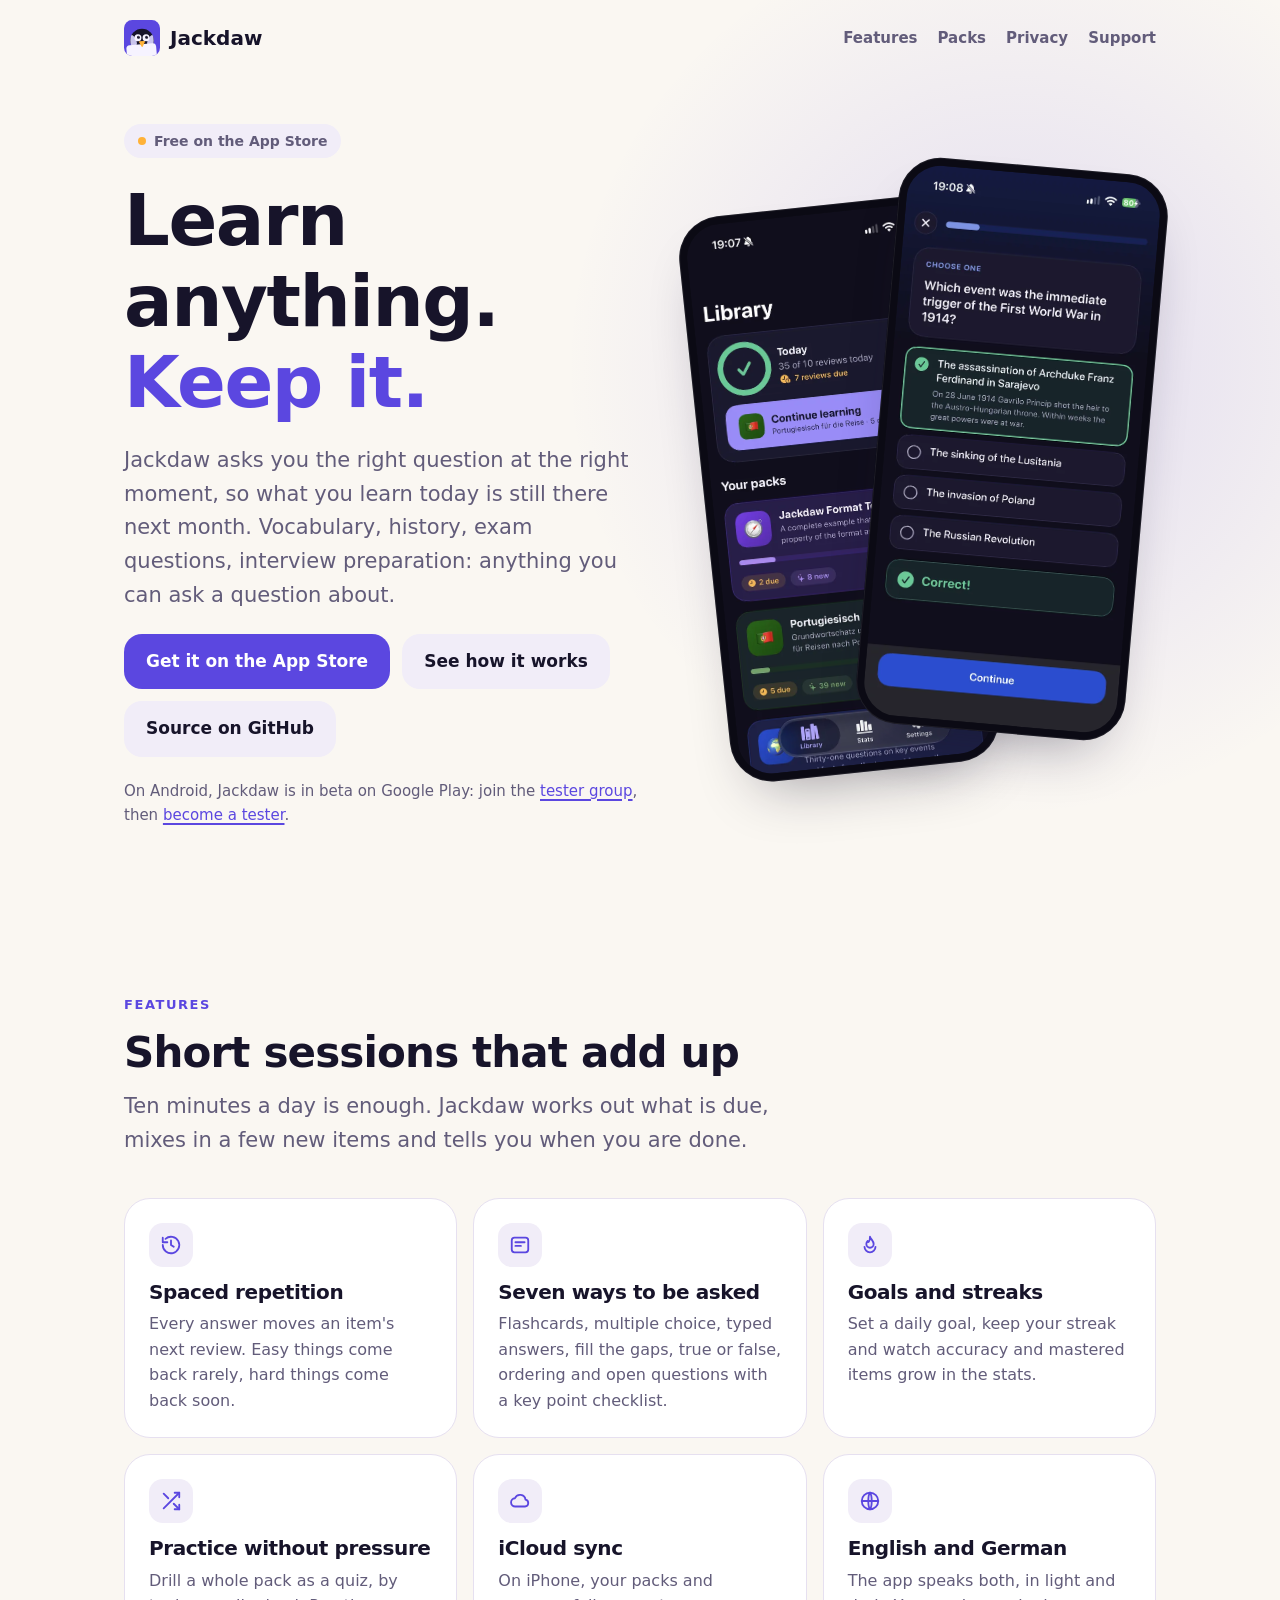
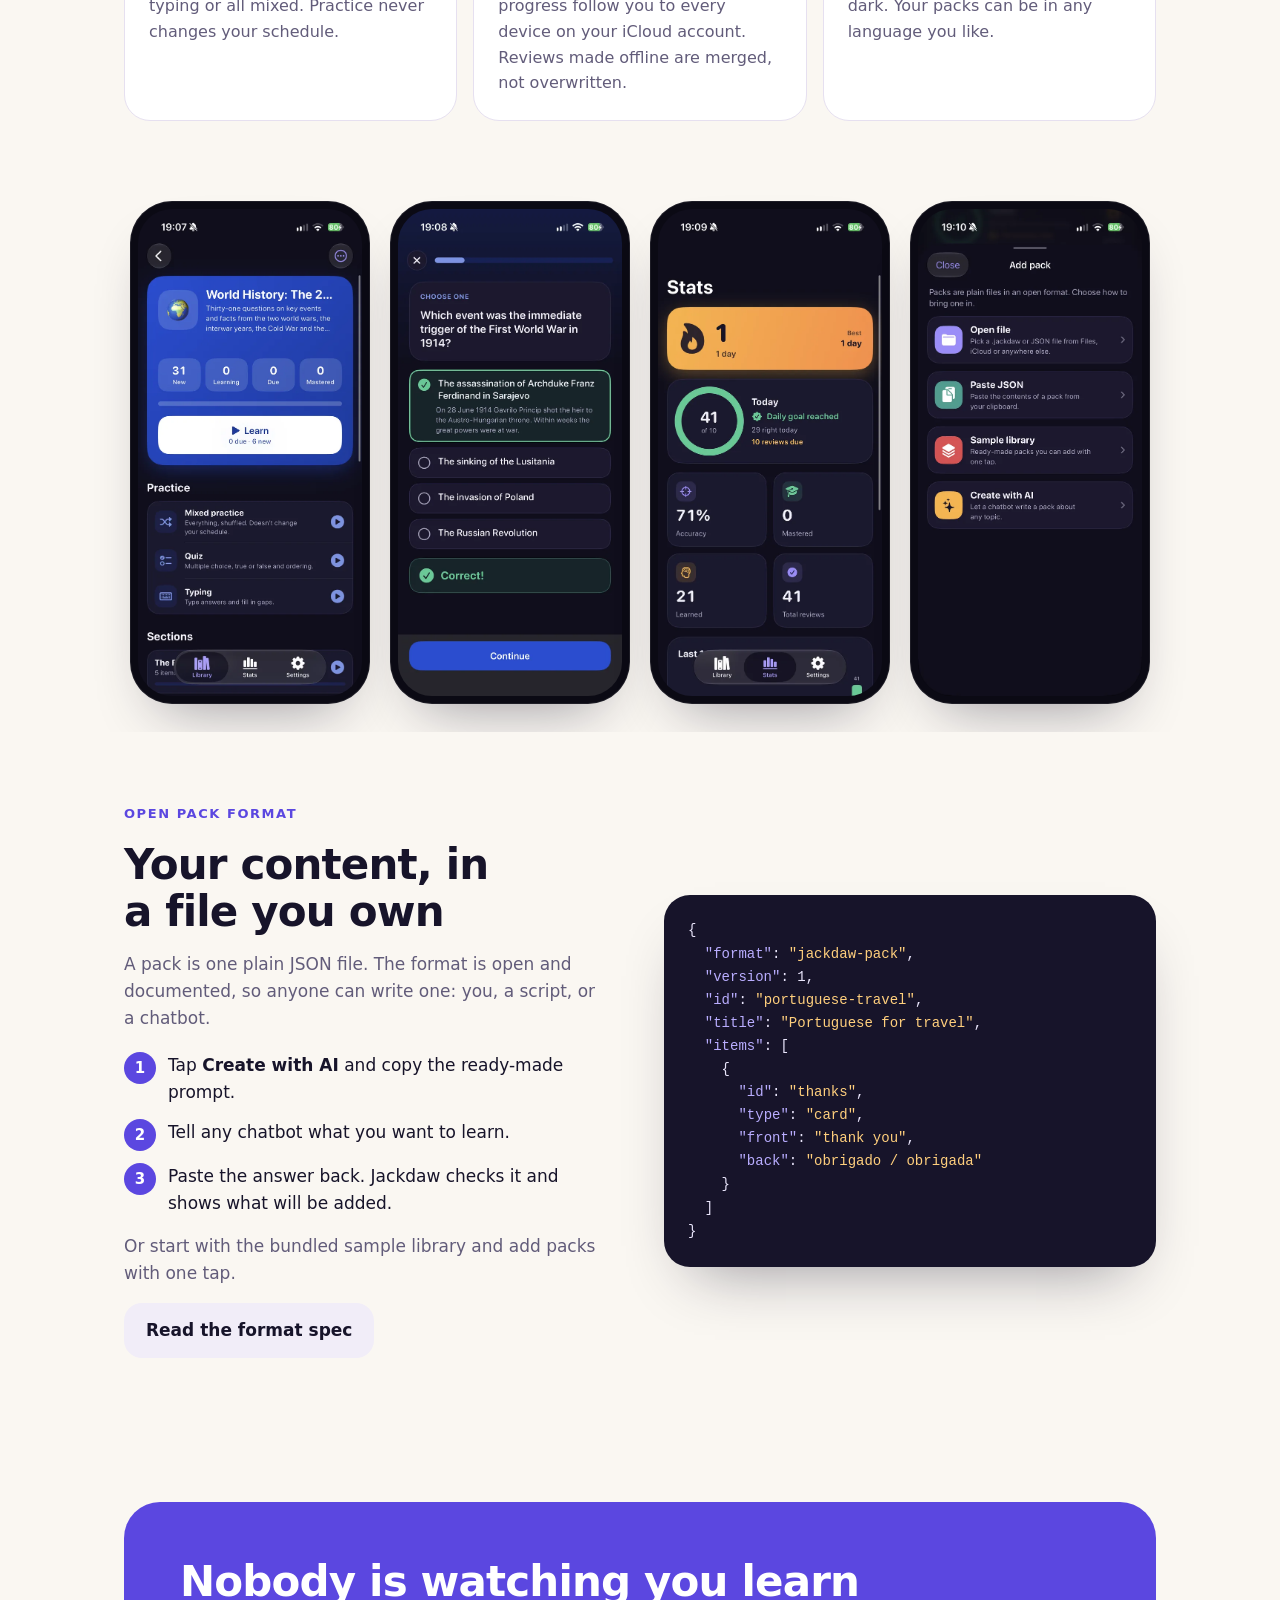
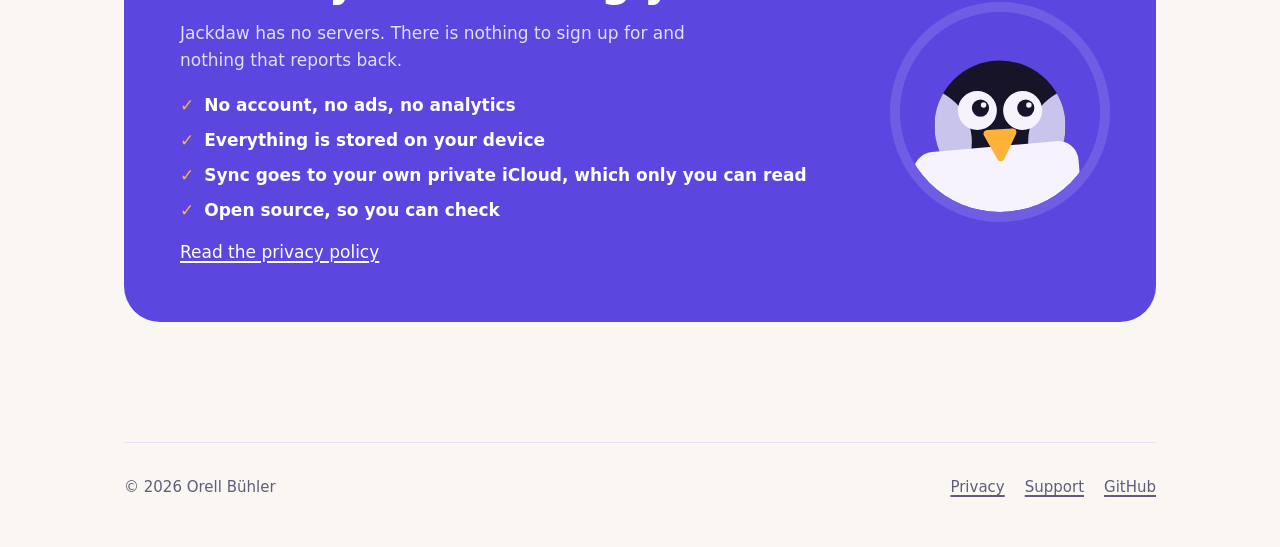
<file: docs/index.html>
<!doctype html>
<html lang="en">
<head>
    <meta charset="utf-8">
    <meta name="viewport" content="width=device-width, initial-scale=1">
    <title>Jackdaw: Learn & Remember</title>
    <meta name="description" content="Jackdaw is a spaced-repetition learning app for iPhone and Android. Learn anything from open pack files, with no account and no tracking.">
    <meta property="og:title" content="Jackdaw: Learn & Remember">
    <meta property="og:description" content="Learn anything with spaced repetition. Open pack format, no account, no tracking.">
    <meta name="theme-color" content="#5B47E0">
    <link rel="icon" type="image/svg+xml" href="assets/icon.svg">
    <link rel="stylesheet" href="style.css">
</head>
<body>
<div class="wrap">
    <header class="site">
        <a class="brand" href="./"><img src="assets/icon.svg" alt="">Jackdaw</a>
        <nav class="site" aria-label="Main">
            <a href="#features">Features</a>
            <a href="#packs">Packs</a>
            <a href="#privacy">Privacy</a>
            <a href="support.html">Support</a>
        </nav>
    </header>

    <main>
        <div class="hero">
            <div class="hero-copy">
                <span class="pill">Free on the App Store</span>
                <h1>Learn anything.<br><em>Keep it.</em></h1>
                <p class="lead">Jackdaw asks you the right question at the right moment, so what you learn today is still there next month. Vocabulary, history, exam questions, interview preparation: anything you can ask a question about.</p>
                <div class="cta">
                    <a class="button" href="https://apps.apple.com/app/id6837738431">Get it on the App Store</a>
                    <a class="button ghost" href="#features">See how it works</a>
                    <a class="button ghost" href="https://github.com/OrellBuehler/jackdaw">Source on GitHub</a>
                </div>
                <p class="cta-note">On Android, Jackdaw is in beta on Google Play: join the <a href="https://groups.google.com/g/jackdaw-test">tester group</a>, then <a href="https://play.google.com/apps/testing/ch.orellbuehler.jackdaw">become a tester</a>.</p>
            </div>
            <div class="phones" aria-hidden="true">
                <div class="phone"><img src="assets/library.webp" width="603" height="1311" alt=""></div>
                <div class="phone"><img src="assets/question.webp" width="603" height="1311" alt=""></div>
            </div>
        </div>

        <section id="features">
            <div class="section-head">
                <span class="eyebrow">Features</span>
                <h2>Short sessions that add up</h2>
                <p class="lead">Ten minutes a day is enough. Jackdaw works out what is due, mixes in a few new items and tells you when you are done.</p>
            </div>
            <div class="grid">
                <div class="card">
                    <div class="icon"><svg viewBox="0 0 24 24"><path d="M3 12a9 9 0 1 0 3-6.7"/><path d="M3 4v5h5"/><path d="M12 7v5l3 2"/></svg></div>
                    <h3>Spaced repetition</h3>
                    <p>Every answer moves an item's next review. Easy things come back rarely, hard things come back soon.</p>
                </div>
                <div class="card">
                    <div class="icon"><svg viewBox="0 0 24 24"><rect x="3" y="4" width="18" height="16" rx="3"/><path d="M7 9h10M7 13h6"/></svg></div>
                    <h3>Seven ways to be asked</h3>
                    <p>Flashcards, multiple choice, typed answers, fill the gaps, true or false, ordering and open questions with a key point checklist.</p>
                </div>
                <div class="card">
                    <div class="icon"><svg viewBox="0 0 24 24"><path d="M12 3c1 3 4 4.500 4 8a4 4 0 0 1-8 0c0-1.500.500-2.500 1.500-3.500C9.500 10 12 9 12 3z"/><path d="M6 14a6 6 0 0 0 12 0"/></svg></div>
                    <h3>Goals and streaks</h3>
                    <p>Set a daily goal, keep your streak and watch accuracy and mastered items grow in the stats.</p>
                </div>
                <div class="card">
                    <div class="icon"><svg viewBox="0 0 24 24"><path d="M16 3h5v5"/><path d="M4 20 21 3"/><path d="M21 16v5h-5"/><path d="m15 15 6 6"/><path d="M4 4l5 5"/></svg></div>
                    <h3>Practice without pressure</h3>
                    <p>Drill a whole pack as a quiz, by typing or all mixed. Practice never changes your schedule.</p>
                </div>
                <div class="card">
                    <div class="icon"><svg viewBox="0 0 24 24"><path d="M7 18a4.500 4.500 0 0 1-.500-9A6 6 0 0 1 18 10.500 3.800 3.800 0 0 1 17.500 18z"/></svg></div>
                    <h3>iCloud sync</h3>
                    <p>On iPhone, your packs and progress follow you to every device on your iCloud account. Reviews made offline are merged, not overwritten.</p>
                </div>
                <div class="card">
                    <div class="icon"><svg viewBox="0 0 24 24"><circle cx="12" cy="12" r="9"/><path d="M3 12h18M12 3c2.500 3 2.500 15 0 18M12 3c-2.500 3-2.500 15 0 18"/></svg></div>
                    <h3>English and German</h3>
                    <p>The app speaks both, in light and dark. Your packs can be in any language you like.</p>
                </div>
            </div>
        </section>
    </main>
</div>

<div class="shots" aria-label="Screenshots">
    <div class="phone"><img src="assets/pack.webp" width="603" height="1311" loading="lazy" alt="A pack with its progress and practice modes"></div>
    <div class="phone"><img src="assets/question.webp" width="603" height="1311" loading="lazy" alt="A multiple choice question answered correctly"></div>
    <div class="phone"><img src="assets/stats.webp" width="603" height="1311" loading="lazy" alt="Stats with streak, daily goal and accuracy"></div>
    <div class="phone"><img src="assets/add-pack.webp" width="603" height="1311" loading="lazy" alt="Adding a pack from a file, the clipboard, the sample library or a chatbot"></div>
</div>

<div class="wrap">
    <section id="packs">
        <div class="split">
            <div class="copy">
                <span class="eyebrow">Open pack format</span>
                <h2>Your content, in a file you own</h2>
                <p>A pack is one plain JSON file. The format is open and documented, so anyone can write one: you, a script, or a chatbot.</p>
                <ol class="steps">
                    <li><span>Tap <strong>Create with AI</strong> and copy the ready-made prompt.</span></li>
                    <li><span>Tell any chatbot what you want to learn.</span></li>
                    <li><span>Paste the answer back. Jackdaw checks it and shows what will be added.</span></li>
                </ol>
                <p>Or start with the bundled sample library and add packs with one tap.</p>
                <a class="button ghost" href="https://github.com/OrellBuehler/jackdaw/blob/main/format/README.md">Read the format spec</a>
            </div>
<pre class="code"><code>{
  <span class="k">"format"</span>: <span class="s">"jackdaw-pack"</span>,
  <span class="k">"version"</span>: 1,
  <span class="k">"id"</span>: <span class="s">"portuguese-travel"</span>,
  <span class="k">"title"</span>: <span class="s">"Portuguese for travel"</span>,
  <span class="k">"items"</span>: [
    {
      <span class="k">"id"</span>: <span class="s">"thanks"</span>,
      <span class="k">"type"</span>: <span class="s">"card"</span>,
      <span class="k">"front"</span>: <span class="s">"thank you"</span>,
      <span class="k">"back"</span>: <span class="s">"obrigado / obrigada"</span>
    }
  ]
}</code></pre>
        </div>
    </section>

    <section id="privacy">
        <div class="band">
            <div>
                <h2>Nobody is watching you learn</h2>
                <p>Jackdaw has no servers. There is nothing to sign up for and nothing that reports back.</p>
                <ul>
                    <li>No account, no ads, no analytics</li>
                    <li>Everything is stored on your device</li>
                    <li>Sync goes to your own private iCloud, which only you can read</li>
                    <li>Open source, so you can check</li>
                </ul>
                <p><a href="privacy.html">Read the privacy policy</a></p>
            </div>
            <img src="assets/symbol.svg" width="200" height="200" alt="The Jackdaw mascot peeking over a card">
        </div>
    </section>

    <footer class="site">
        <span>© 2026 Orell Bühler</span>
        <nav aria-label="Footer">
            <a href="privacy.html">Privacy</a>
            <a href="support.html">Support</a>
            <a href="https://github.com/OrellBuehler/jackdaw">GitHub</a>
        </nav>
    </footer>
</div>
</body>
</html>
</file>
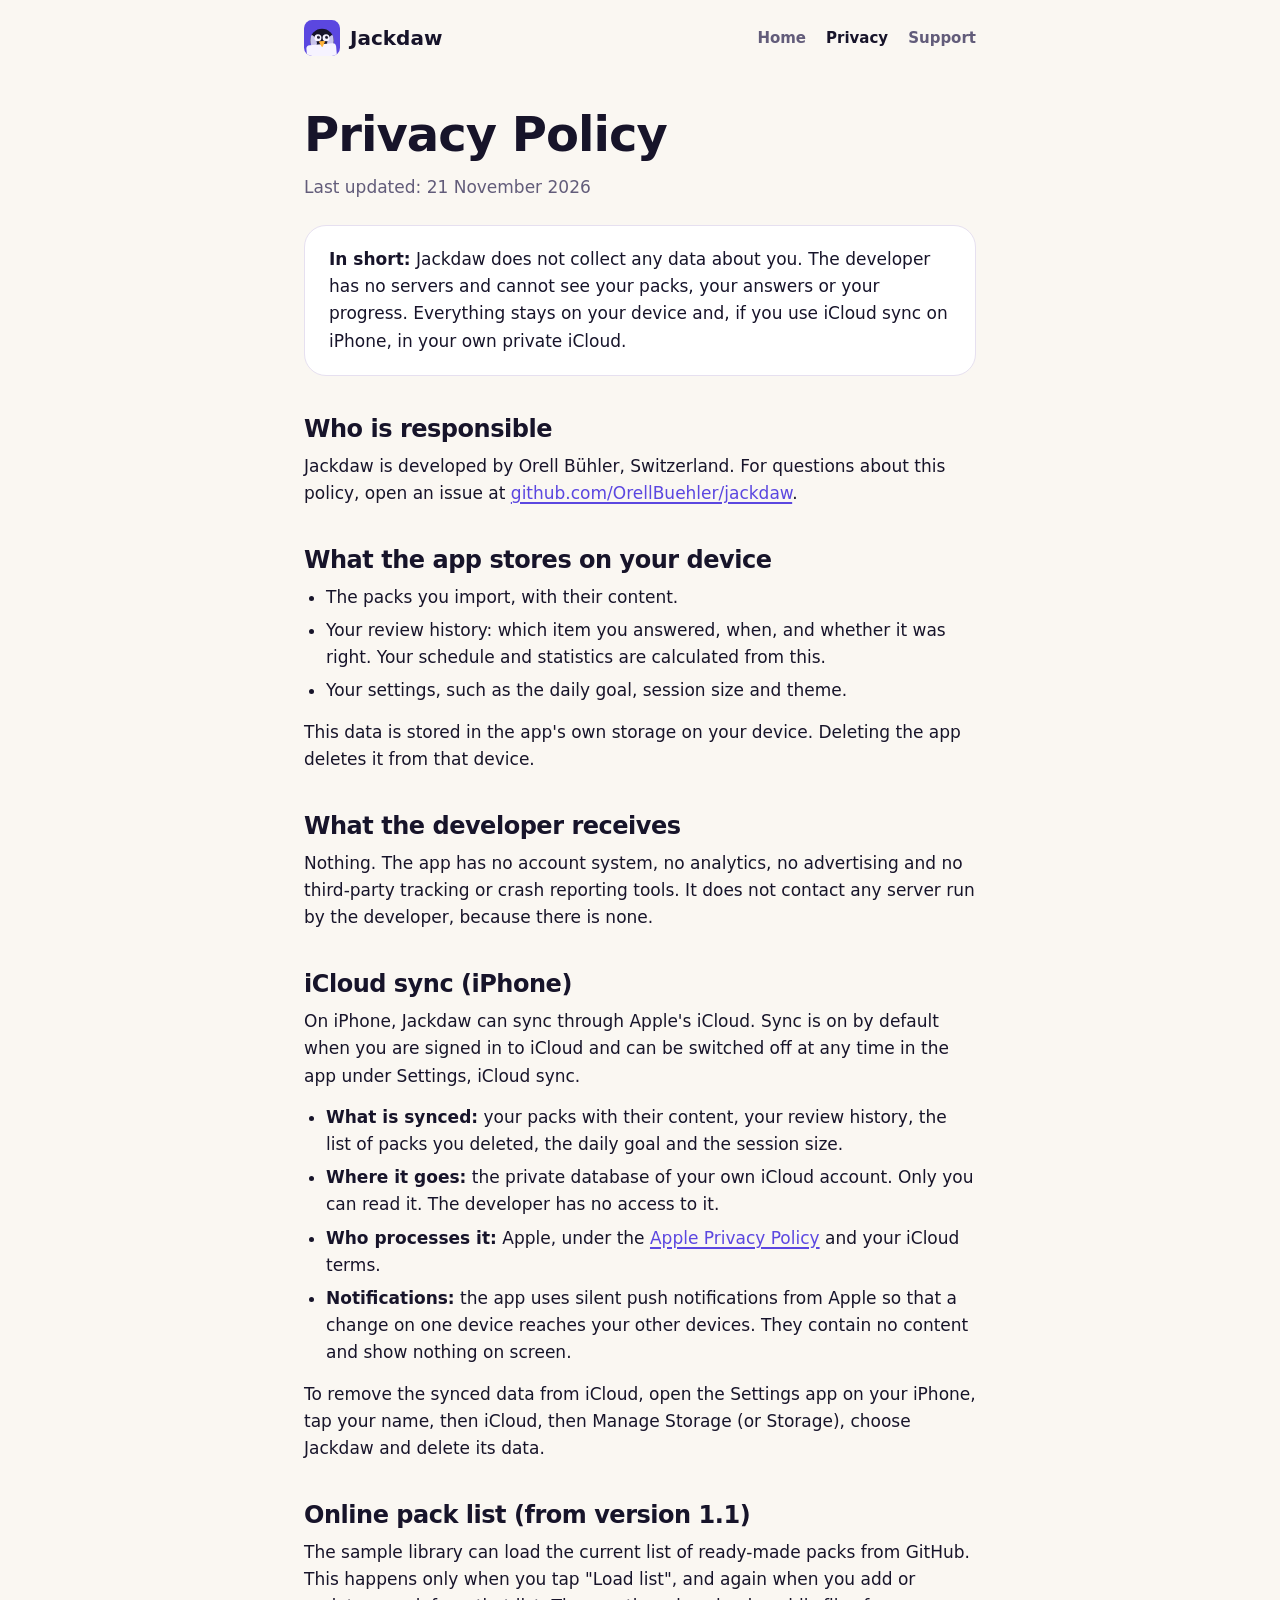
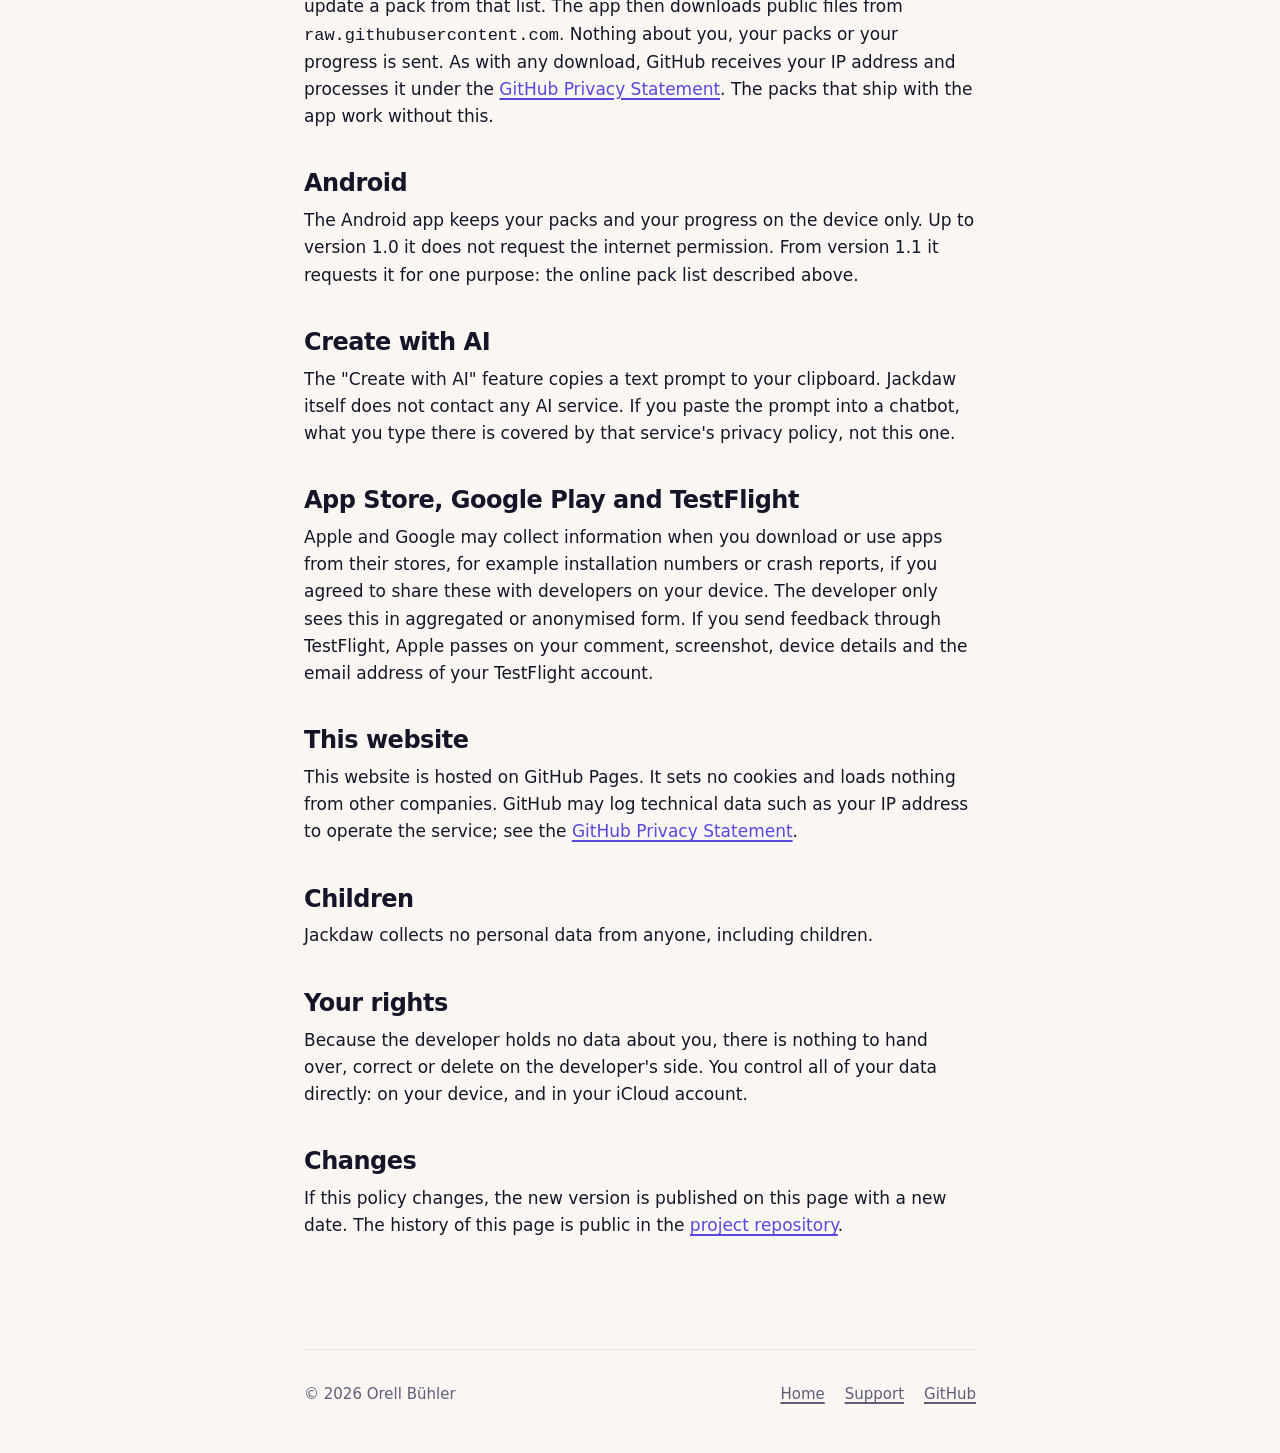
<file: docs/privacy.html>
<!doctype html>
<html lang="en">
<head>
    <meta charset="utf-8">
    <meta name="viewport" content="width=device-width, initial-scale=1">
    <title>Privacy Policy · Jackdaw</title>
    <meta name="description" content="Jackdaw collects no data. This page explains what is stored where.">
    <meta name="theme-color" content="#5B47E0">
    <link rel="icon" type="image/svg+xml" href="assets/icon.svg">
    <link rel="stylesheet" href="style.css">
</head>
<body>
<div class="wrap narrow">
    <header class="site">
        <a class="brand" href="./"><img src="assets/icon.svg" alt="">Jackdaw</a>
        <nav class="site" aria-label="Main">
            <a href="./">Home</a>
            <a href="privacy.html" aria-current="page">Privacy</a>
            <a href="support.html">Support</a>
        </nav>
    </header>

    <main class="doc">
        <h1>Privacy Policy</h1>
        <p class="meta">Last updated: 21 November 2026</p>

        <div class="summary">
            <p><strong>In short:</strong> Jackdaw does not collect any data about you. The developer has no servers and cannot see your packs, your answers or your progress. Everything stays on your device and, if you use iCloud sync on iPhone, in your own private iCloud.</p>
        </div>

        <h2>Who is responsible</h2>
        <p>Jackdaw is developed by Orell Bühler, Switzerland. For questions about this policy, open an issue at <a href="https://github.com/OrellBuehler/jackdaw/issues">github.com/OrellBuehler/jackdaw</a>.</p>

        <h2>What the app stores on your device</h2>
        <ul>
            <li>The packs you import, with their content.</li>
            <li>Your review history: which item you answered, when, and whether it was right. Your schedule and statistics are calculated from this.</li>
            <li>Your settings, such as the daily goal, session size and theme.</li>
        </ul>
        <p>This data is stored in the app's own storage on your device. Deleting the app deletes it from that device.</p>

        <h2>What the developer receives</h2>
        <p>Nothing. The app has no account system, no analytics, no advertising and no third-party tracking or crash reporting tools. It does not contact any server run by the developer, because there is none.</p>

        <h2>iCloud sync (iPhone)</h2>
        <p>On iPhone, Jackdaw can sync through Apple's iCloud. Sync is on by default when you are signed in to iCloud and can be switched off at any time in the app under Settings, iCloud sync.</p>
        <ul>
            <li><strong>What is synced:</strong> your packs with their content, your review history, the list of packs you deleted, the daily goal and the session size.</li>
            <li><strong>Where it goes:</strong> the private database of your own iCloud account. Only you can read it. The developer has no access to it.</li>
            <li><strong>Who processes it:</strong> Apple, under the <a href="https://www.apple.com/legal/privacy/">Apple Privacy Policy</a> and your iCloud terms.</li>
            <li><strong>Notifications:</strong> the app uses silent push notifications from Apple so that a change on one device reaches your other devices. They contain no content and show nothing on screen.</li>
        </ul>
        <p>To remove the synced data from iCloud, open the Settings app on your iPhone, tap your name, then iCloud, then Manage Storage (or Storage), choose Jackdaw and delete its data.</p>

        <h2>Online pack list (from version 1.1)</h2>
        <p>The sample library can load the current list of ready-made packs from GitHub. This happens only when you tap "Load list", and again when you add or update a pack from that list. The app then downloads public files from <code>raw.githubusercontent.com</code>. Nothing about you, your packs or your progress is sent. As with any download, GitHub receives your IP address and processes it under the <a href="https://docs.github.com/site-policy/privacy-policies/github-general-privacy-statement">GitHub Privacy Statement</a>. The packs that ship with the app work without this.</p>

        <h2>Android</h2>
        <p>The Android app keeps your packs and your progress on the device only. Up to version 1.0 it does not request the internet permission. From version 1.1 it requests it for one purpose: the online pack list described above.</p>

        <h2>Create with AI</h2>
        <p>The "Create with AI" feature copies a text prompt to your clipboard. Jackdaw itself does not contact any AI service. If you paste the prompt into a chatbot, what you type there is covered by that service's privacy policy, not this one.</p>

        <h2>App Store, Google Play and TestFlight</h2>
        <p>Apple and Google may collect information when you download or use apps from their stores, for example installation numbers or crash reports, if you agreed to share these with developers on your device. The developer only sees this in aggregated or anonymised form. If you send feedback through TestFlight, Apple passes on your comment, screenshot, device details and the email address of your TestFlight account.</p>

        <h2>This website</h2>
        <p>This website is hosted on GitHub Pages. It sets no cookies and loads nothing from other companies. GitHub may log technical data such as your IP address to operate the service; see the <a href="https://docs.github.com/en/site-policy/privacy-policies/github-general-privacy-statement">GitHub Privacy Statement</a>.</p>

        <h2>Children</h2>
        <p>Jackdaw collects no personal data from anyone, including children.</p>

        <h2>Your rights</h2>
        <p>Because the developer holds no data about you, there is nothing to hand over, correct or delete on the developer's side. You control all of your data directly: on your device, and in your iCloud account.</p>

        <h2>Changes</h2>
        <p>If this policy changes, the new version is published on this page with a new date. The history of this page is public in the <a href="https://github.com/OrellBuehler/jackdaw/commits/main/docs/privacy.html">project repository</a>.</p>
    </main>

    <footer class="site">
        <span>© 2026 Orell Bühler</span>
        <nav aria-label="Footer">
            <a href="./">Home</a>
            <a href="support.html">Support</a>
            <a href="https://github.com/OrellBuehler/jackdaw">GitHub</a>
        </nav>
    </footer>
</div>
</body>
</html>
</file>
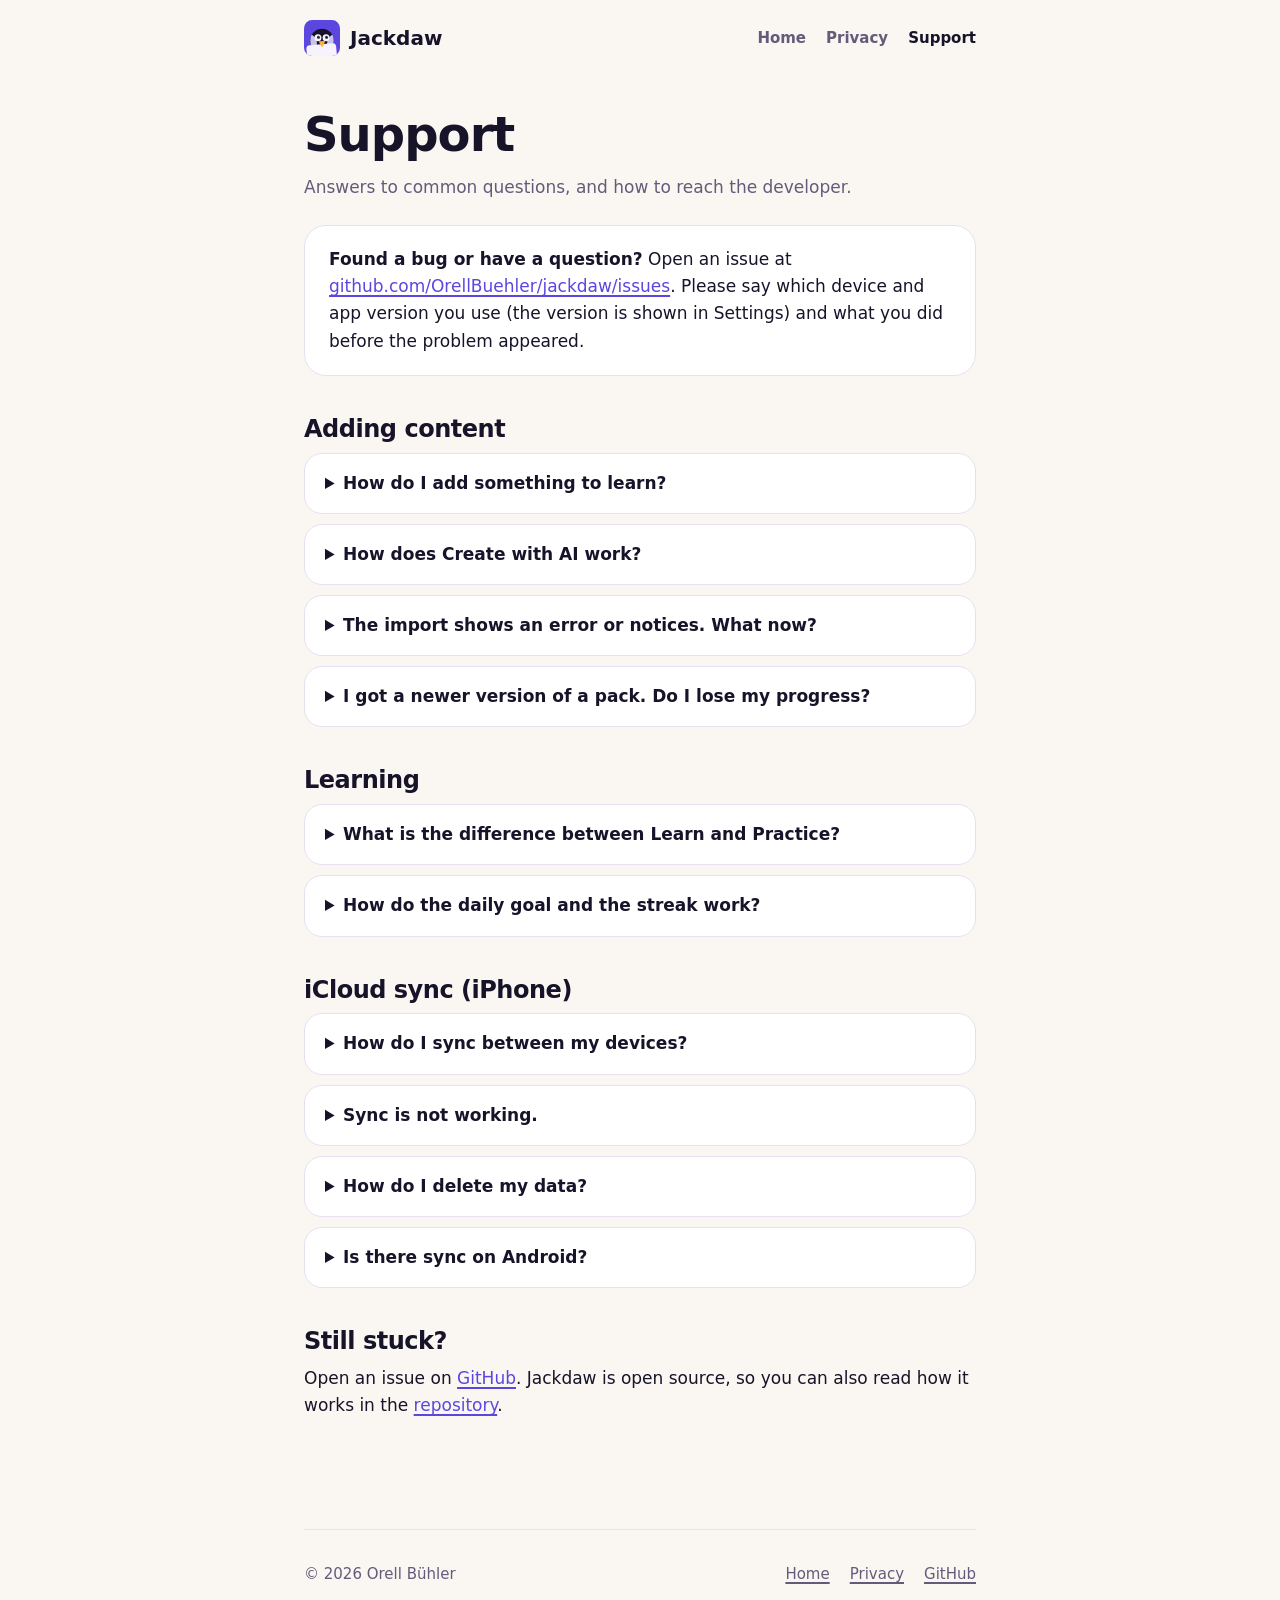
<file: docs/support.html>
<!doctype html>
<html lang="en">
<head>
    <meta charset="utf-8">
    <meta name="viewport" content="width=device-width, initial-scale=1">
    <title>Support · Jackdaw</title>
    <meta name="description" content="Help for Jackdaw: adding packs, iCloud sync, and how to report a problem.">
    <meta name="theme-color" content="#5B47E0">
    <link rel="icon" type="image/svg+xml" href="assets/icon.svg">
    <link rel="stylesheet" href="style.css">
</head>
<body>
<div class="wrap narrow">
    <header class="site">
        <a class="brand" href="./"><img src="assets/icon.svg" alt="">Jackdaw</a>
        <nav class="site" aria-label="Main">
            <a href="./">Home</a>
            <a href="privacy.html">Privacy</a>
            <a href="support.html" aria-current="page">Support</a>
        </nav>
    </header>

    <main class="doc">
        <h1>Support</h1>
        <p class="meta">Answers to common questions, and how to reach the developer.</p>

        <div class="summary">
            <p><strong>Found a bug or have a question?</strong> Open an issue at <a href="https://github.com/OrellBuehler/jackdaw/issues">github.com/OrellBuehler/jackdaw/issues</a>. Please say which device and app version you use (the version is shown in Settings) and what you did before the problem appeared.</p>
        </div>

        <h2>Adding content</h2>
        <details>
            <summary>How do I add something to learn?</summary>
            <p>In the Library, tap the plus button. You can open a <code>.jackdaw</code> or JSON file, paste the contents of a pack from the clipboard, pick a ready-made pack from the sample library, or use Create with AI.</p>
        </details>
        <details>
            <summary>How does Create with AI work?</summary>
            <p>Jackdaw copies a prompt that explains the pack format. Paste it into any chatbot, say what you want to learn, and paste the chatbot's answer back into Jackdaw. The import preview shows what will be added and lists any problems. Jackdaw itself does not contact the chatbot.</p>
        </details>
        <details>
            <summary>The import shows an error or notices. What now?</summary>
            <p>An error means the file could not be imported, for example because it is not valid JSON or has no usable items; the message says why. Notices are only information: the pack is imported, but something was skipped, such as items of a type this version does not know. If a chatbot wrote the pack, paste the messages back to it and ask it to fix them. The format is described in the <a href="https://github.com/OrellBuehler/jackdaw/blob/main/format/README.md">format specification</a> and the <a href="https://github.com/OrellBuehler/jackdaw/blob/main/format/AUTHORING.md">authoring guide</a>.</p>
        </details>
        <details>
            <summary>I got a newer version of a pack. Do I lose my progress?</summary>
            <p>No. Import the new file: progress is kept for every item that still exists in the new version.</p>
        </details>

        <h2>Learning</h2>
        <details>
            <summary>What is the difference between Learn and Practice?</summary>
            <p>Learn asks what is due today and introduces new items; your answers decide when each item comes back. Practice lets you drill any items as often as you like and never changes the schedule.</p>
        </details>
        <details>
            <summary>How do the daily goal and the streak work?</summary>
            <p>The daily goal is the number of reviews that make a successful day. Each day you reach it extends your streak. You can change the goal and the session size in Settings.</p>
        </details>

        <h2>iCloud sync (iPhone)</h2>
        <details>
            <summary>How do I sync between my devices?</summary>
            <p>Sign in to the same iCloud account on each device and keep "Sync with iCloud" switched on in Jackdaw's Settings. Packs, review history, the daily goal and the session size are synced. The theme stays per device.</p>
        </details>
        <details>
            <summary>Sync is not working.</summary>
            <p>Open Settings in Jackdaw and read the status under iCloud sync; it says what is wrong. The usual causes: you are not signed in to iCloud, Jackdaw is not allowed to use iCloud (Settings app, your name, iCloud), your iCloud storage is full, or the device is offline. "Sync now" starts a new attempt.</p>
        </details>
        <details>
            <summary>How do I delete my data?</summary>
            <p>Deleting the app removes everything from that device. To also remove the synced copy, open the Settings app, tap your name, then iCloud, then Manage Storage, choose Jackdaw and delete its data.</p>
        </details>
        <details>
            <summary>Is there sync on Android?</summary>
            <p>No. On Android your packs and your progress stay on the device.</p>
        </details>

        <h2>Still stuck?</h2>
        <p>Open an issue on <a href="https://github.com/OrellBuehler/jackdaw/issues">GitHub</a>. Jackdaw is open source, so you can also read how it works in the <a href="https://github.com/OrellBuehler/jackdaw">repository</a>.</p>
    </main>

    <footer class="site">
        <span>© 2026 Orell Bühler</span>
        <nav aria-label="Footer">
            <a href="./">Home</a>
            <a href="privacy.html">Privacy</a>
            <a href="https://github.com/OrellBuehler/jackdaw">GitHub</a>
        </nav>
    </footer>
</div>
</body>
</html>
</file>
<file: docs/style.css>
:root {
    color-scheme: light dark;
    --violet: #5b47e0;
    --amber: #ffb238;
    --bg: #faf7f2;
    --surface: #ffffff;
    --muted: #f1edf8;
    --line: #e6e0f0;
    --text: #17142a;
    --soft: #625c7a;
    --accent: #5b47e0;
    --on-accent: #ffffff;
    --success: #1f9d68;
    --glow: rgba(91, 71, 224, 0.16);
    --shadow: 0 30px 60px -30px rgba(23, 20, 42, 0.45);
    --round: ui-rounded, "SF Pro Rounded", "Nunito", system-ui, -apple-system, "Segoe UI", Roboto, sans-serif;
}

@media (prefers-color-scheme: dark) {
    :root {
        --bg: #100e1d;
        --surface: #1c1930;
        --muted: #27233f;
        --line: #2f2a4b;
        --text: #f4f1fb;
        --soft: #a9a3c2;
        --accent: #9c8cff;
        --on-accent: #17142a;
        --success: #3dcb91;
        --glow: rgba(124, 104, 255, 0.28);
        --shadow: 0 30px 70px -30px rgba(0, 0, 0, 0.9);
    }
}

* {
    box-sizing: border-box;
}

html {
    scroll-behavior: smooth;
}

body {
    margin: 0;
    background: var(--bg);
    color: var(--text);
    font: 17px/1.6 var(--round);
    -webkit-font-smoothing: antialiased;
    overflow-x: hidden;
}

a {
    color: var(--accent);
    text-decoration-thickness: 1.5px;
    text-underline-offset: 3px;
}

img {
    max-width: 100%;
    display: block;
}

.wrap {
    max-width: 1080px;
    margin: 0 auto;
    padding: 0 24px;
}

.narrow {
    max-width: 720px;
}

header.site {
    display: flex;
    align-items: center;
    justify-content: space-between;
    gap: 16px;
    padding-block: 20px;
}

.brand {
    display: flex;
    align-items: center;
    gap: 10px;
    font-weight: 800;
    font-size: 20px;
    color: var(--text);
    text-decoration: none;
}

.brand img {
    width: 36px;
    height: 36px;
}

nav.site {
    display: flex;
    flex-wrap: wrap;
    gap: 4px 20px;
    font-weight: 600;
    font-size: 15px;
}

nav.site a {
    color: var(--soft);
    text-decoration: none;
}

nav.site a:hover,
nav.site a[aria-current] {
    color: var(--text);
}

h1,
h2,
h3 {
    line-height: 1.12;
    letter-spacing: -0.02em;
    margin: 0;
    text-wrap: balance;
}

h1 {
    font-size: clamp(40px, 7vw, 72px);
    font-weight: 800;
}

h2 {
    font-size: clamp(28px, 4.2vw, 42px);
    font-weight: 800;
}

h3 {
    font-size: 20px;
    font-weight: 700;
}

p {
    margin: 0;
    text-wrap: pretty;
}

.lead {
    font-size: clamp(18px, 2.2vw, 21px);
    color: var(--soft);
    max-width: 34em;
}

.eyebrow {
    font-size: 13px;
    font-weight: 700;
    letter-spacing: 0.12em;
    text-transform: uppercase;
    color: var(--accent);
}

.hero {
    position: relative;
    display: grid;
    grid-template-columns: 1.05fr 0.95fr;
    gap: 40px;
    align-items: center;
    padding-block: 48px 96px;
}

.hero::before {
    content: "";
    position: absolute;
    inset: -160px -30% auto auto;
    width: 900px;
    height: 900px;
    background: radial-gradient(closest-side, var(--glow), transparent);
    pointer-events: none;
    z-index: -1;
}

.hero-copy {
    display: grid;
    gap: 22px;
    justify-items: start;
}

.hero h1 em {
    font-style: normal;
    color: var(--accent);
}

.cta {
    display: flex;
    flex-wrap: wrap;
    gap: 12px;
    align-items: center;
}

.cta-note {
    margin: 0;
    color: var(--soft);
    font-size: 15px;
}

.button {
    display: inline-flex;
    align-items: center;
    gap: 8px;
    padding: 14px 22px;
    border-radius: 18px;
    font-weight: 700;
    text-decoration: none;
    background: var(--accent);
    color: var(--on-accent);
    transition: transform 0.15s ease;
}

.button:hover {
    transform: translateY(-2px);
}

.button.ghost {
    background: var(--muted);
    color: var(--text);
}

.pill {
    display: inline-flex;
    align-items: center;
    gap: 8px;
    padding: 6px 14px;
    border-radius: 999px;
    background: var(--muted);
    color: var(--soft);
    font-size: 14px;
    font-weight: 600;
}

.pill::before {
    content: "";
    width: 8px;
    height: 8px;
    border-radius: 50%;
    background: var(--amber);
}

.phones {
    position: relative;
    height: 620px;
}

.phone {
    position: absolute;
    width: 270px;
    border-radius: 42px;
    padding: 8px;
    background: #0b0a14;
    box-shadow: var(--shadow), 0 0 0 1px rgba(255, 255, 255, 0.08) inset;
}

.phone img {
    border-radius: 34px;
    width: 100%;
    height: auto;
}

.phones .phone:nth-child(1) {
    left: 4%;
    top: 40px;
    transform: rotate(-6deg);
}

.phones .phone:nth-child(2) {
    right: 2%;
    top: 0;
    transform: rotate(5deg);
}

section {
    padding-block: 72px;
}

.section-head {
    display: grid;
    gap: 14px;
    margin-bottom: 40px;
    max-width: 40em;
}

.grid {
    display: grid;
    grid-template-columns: repeat(auto-fit, minmax(250px, 1fr));
    gap: 16px;
}

.card {
    background: var(--surface);
    border: 1px solid var(--line);
    border-radius: 26px;
    padding: 24px;
    display: grid;
    gap: 8px;
    align-content: start;
}

.card p {
    color: var(--soft);
    font-size: 16px;
}

.icon {
    width: 44px;
    height: 44px;
    border-radius: 14px;
    display: grid;
    place-items: center;
    background: var(--muted);
    color: var(--accent);
    margin-bottom: 6px;
}

.icon svg {
    width: 22px;
    height: 22px;
    fill: none;
    stroke: currentColor;
    stroke-width: 2;
    stroke-linecap: round;
    stroke-linejoin: round;
}

.split {
    display: grid;
    grid-template-columns: 1fr 1fr;
    gap: 48px;
    align-items: center;
}

.split .copy {
    display: grid;
    gap: 16px;
    justify-items: start;
}

.split .copy p {
    color: var(--soft);
}

.steps {
    counter-reset: step;
    list-style: none;
    padding: 0;
    margin: 4px 0 0;
    display: grid;
    gap: 12px;
}

.steps li {
    counter-increment: step;
    display: grid;
    grid-template-columns: 32px 1fr;
    gap: 12px;
    align-items: start;
}

.steps li::before {
    content: counter(step);
    width: 32px;
    height: 32px;
    border-radius: 50%;
    display: grid;
    place-items: center;
    background: var(--accent);
    color: var(--on-accent);
    font-weight: 800;
    font-size: 15px;
}

.code {
    overflow-x: auto;
    background: #17142a;
    color: #e9e5fb;
    border-radius: 26px;
    padding: 24px;
    font: 14px/1.65 ui-monospace, "SF Mono", Menlo, Consolas, monospace;
    box-shadow: var(--shadow);
    margin: 0;
}

.code .k {
    color: #b9adff;
}

.code .s {
    color: #ffcf7d;
}

.shots {
    display: flex;
    gap: 20px;
    overflow-x: auto;
    padding: 8px 24px 28px;
    scroll-snap-type: x mandatory;
    justify-content: safe center;
}

.shots .phone {
    position: static;
    flex: none;
    width: 240px;
    scroll-snap-align: center;
}

.shots .phone img {
    border-radius: 34px;
}

.band {
    background: var(--violet);
    color: #fff;
    border-radius: 36px;
    padding: clamp(28px, 5vw, 56px);
    display: grid;
    grid-template-columns: 1fr auto;
    gap: 32px;
    align-items: center;
    overflow: hidden;
}

.band p {
    color: rgba(255, 255, 255, 0.82);
    margin-top: 14px;
    max-width: 32em;
}

.band ul {
    margin: 18px 0 0;
    padding: 0;
    list-style: none;
    display: grid;
    gap: 8px;
    font-weight: 600;
}

.band li::before {
    content: "✓";
    margin-right: 10px;
    color: var(--amber);
    font-weight: 800;
}

.band img {
    width: 200px;
    height: 200px;
    border-radius: 50%;
    box-shadow: 0 0 0 10px rgba(255, 255, 255, 0.12);
}

.band a {
    color: #fff;
}

footer.site {
    border-top: 1px solid var(--line);
    margin-top: 48px;
    padding-block: 32px 48px;
    color: var(--soft);
    font-size: 15px;
    display: flex;
    flex-wrap: wrap;
    gap: 12px 24px;
    justify-content: space-between;
}

footer.site nav {
    display: flex;
    flex-wrap: wrap;
    gap: 8px 20px;
}

footer.site a {
    color: var(--soft);
}

.doc {
    padding-block: 32px 48px;
}

.doc h1 {
    font-size: clamp(34px, 5vw, 48px);
    margin-bottom: 12px;
}

.doc h2 {
    font-size: 24px;
    margin: 40px 0 10px;
}

.doc p,
.doc ul {
    margin: 0 0 14px;
}

.doc ul {
    padding-left: 22px;
}

.doc li {
    margin-bottom: 6px;
}

.doc .meta {
    color: var(--soft);
}

.doc .summary {
    background: var(--surface);
    border: 1px solid var(--line);
    border-radius: 22px;
    padding: 20px 24px;
    margin: 24px 0;
}

.doc .summary p:last-child,
.doc details p:last-child {
    margin-bottom: 0;
}

.doc details {
    background: var(--surface);
    border: 1px solid var(--line);
    border-radius: 18px;
    padding: 16px 20px;
    margin-bottom: 10px;
}

.doc summary {
    font-weight: 700;
    cursor: pointer;
}

.doc details[open] summary {
    margin-bottom: 10px;
}

@media (max-width: 860px) {
    .hero,
    .split,
    .band {
        grid-template-columns: 1fr;
    }

    .hero {
        padding-block: 24px 48px;
    }

    .phones {
        height: 500px;
        max-width: 420px;
        width: 100%;
        margin: 0 auto;
    }

    .phone {
        width: 210px;
        border-radius: 34px;
        padding: 6px;
    }

    .phone img {
        border-radius: 28px;
    }

    .band img {
        width: 120px;
        height: 120px;
        order: -1;
    }

    section {
        padding-block: 48px;
    }
}

@media (max-width: 520px) {
    nav.site a[href^="#"] {
        display: none;
    }
}

@media (prefers-reduced-motion: reduce) {
    html {
        scroll-behavior: auto;
    }

    .button {
        transition: none;
    }
}
</file>
